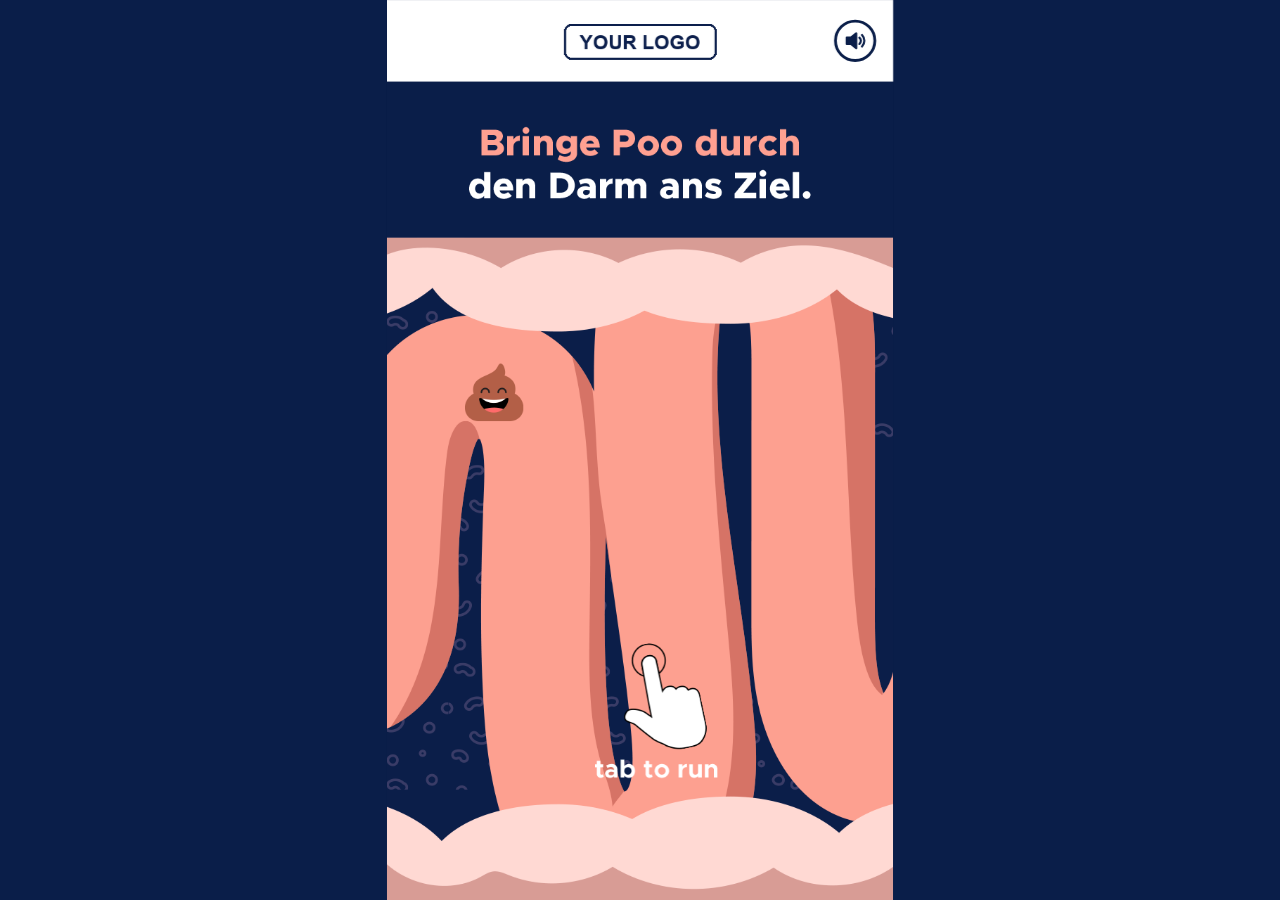
<file: index.html>
<!doctype html>
<html lang="de">
<head>
  <meta charset="utf-8">
  <meta name="viewport" content="width=device-width, initial-scale=1, viewport-fit=cover, user-scalable=no">
  <title>Gut Run</title>
  <link rel="stylesheet" href="style.css">
</head>
<body>
  <div id="ad">
    <div id="world">
      <img class="layer" src="assets/bg.jpg" alt="">
      <img class="layer" src="assets/game/bg_texture.png" alt="">
      <canvas id="game" width="720" height="1280"></canvas>
      <img class="layer" src="assets/border.png" alt="">
    </div>

    <img class="layer" id="headline" src="assets/game/tut.png" alt="Bringe Poo durch den Darm ans Ziel.">
    <img id="gesture" src="assets/gesture.png" alt="tap to run">

    <div class="endcard" id="fail" hidden>
      <div class="card">
        <img class="layer" src="assets/endcard/fail/bubble.png" alt="" style="transform-origin: 180px 235px">
        <img class="layer bac" src="assets/endcard/fail/bac1.png" alt="" style="transform-origin: 144px 133px">
        <img class="layer bac" src="assets/endcard/fail/bac2.png" alt="" style="transform-origin: 258px 215px">
        <img class="layer bac" src="assets/endcard/fail/bac3.png" alt="" style="transform-origin: 87px 231px">
        <img class="layer bac" src="assets/endcard/fail/bac4.png" alt="" style="transform-origin: 94px 148px">
        <img class="layer bac" src="assets/endcard/fail/bac5.png" alt="" style="transform-origin: 221px 155px">
        <img class="layer poo" src="assets/endcard/fail/sad.png" alt="" style="transform-origin: 180px 300px">
        <img class="layer hl" src="assets/endcard/fail/hl.png" alt="Poo, das tat weh! Erfahre jetzt, was deinem Darm guttut.">
        <img class="btn cta" src="assets/endcard/fail/cta.png" alt="Jetzt informieren!" style="left: 37px; top: 482.5px; width: 186px">
        <img class="btn replay" src="assets/endcard/fail/replay.png" alt="Nochmal spielen" style="left: 37px; top: 538.5px; width: 185.5px">
      </div>
    </div>

    <div class="endcard" id="win" hidden>
      <div class="card">
        <img class="layer" src="assets/endcard/win/bubble.png" alt="" style="transform-origin: 180px 245px">
        <img class="layer confetti" src="assets/endcard/win/konfetti.png" alt="" style="transform-origin: 30px 110px">
        <img class="layer poo" src="assets/endcard/win/happy.png" alt="" style="transform-origin: 180px 406px">
        <img class="layer hl" src="assets/endcard/win/hl.png" alt="Poo, tut das gut! Wenn du weißt, was dein Darm braucht.">
        <img class="btn cta" src="assets/endcard/win/cta.png" alt="Jetzt mehr erfahren" style="left: 28px; top: 560px; width: 214px">
      </div>
    </div>

    <img class="layer" src="assets/logo.png" alt="">

    <button id="mute" aria-label="Ton aus">
      <svg viewBox="0 0 24 24" width="18" height="18" fill="none" stroke="#0a1e49" stroke-width="2" stroke-linecap="round" stroke-linejoin="round">
        <path d="M4 9h4l5-4v14l-5-4H4z" fill="#0a1e49"/>
        <path class="on" d="M16 9a4 4 0 0 1 0 6M18.5 6.5a8 8 0 0 1 0 11"/>
        <path class="off" d="M16 9l6 6M22 9l-6 6"/>
      </svg>
    </button>
  </div>

  <script src="lib/gsap.min.js"></script>
  <script src="game.js"></script>
</body>
</html>
</file>
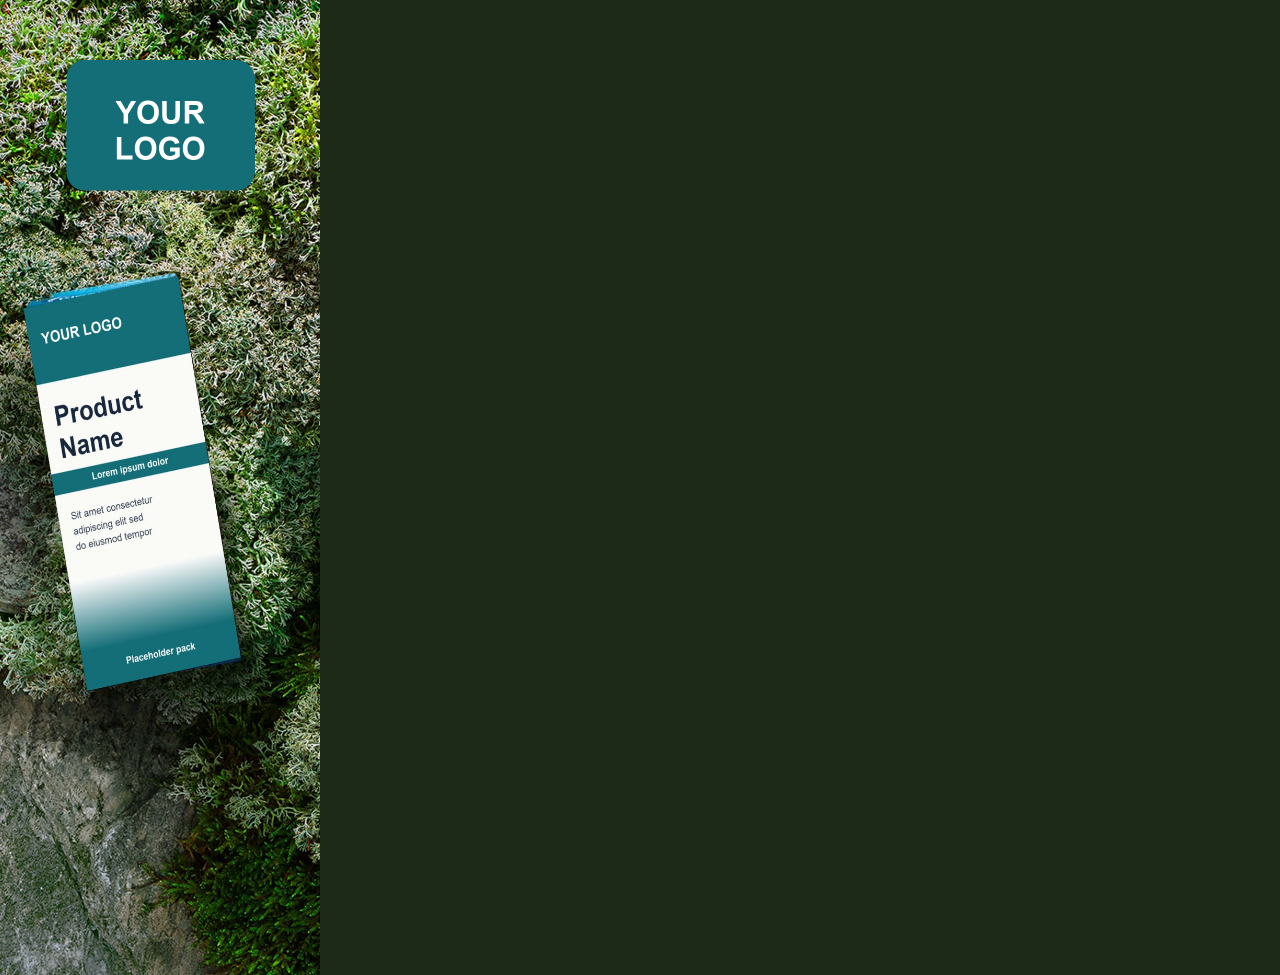
<file: fireplace/left.html>
<!doctype html>
<html lang="de">
<head>
  <meta charset="utf-8">
  <title>Fireplace left</title>
  <link rel="stylesheet" href="style.css">
</head>
<body id="left">
  <div id="ad" style="width: 320px; height: 975px">
    <img id="bg" src="assets/bg-big.jpg" alt="" style="left: 0px">
    <img id="logo" src="assets/left/logo.png" alt="Your Logo">
    <img id="box" src="assets/box.png" alt="">
    <img id="hl" src="assets/left/hl.png" alt="Beruhigt effektiv bei trockenem Reizhusten.">
    <img id="cta" src="assets/cta.png" alt="Jetzt entdecken">
  </div>

  <script src="lib/gsap.min.js"></script>
  <script src="fireplace.js"></script>
</body>
</html>
</file>
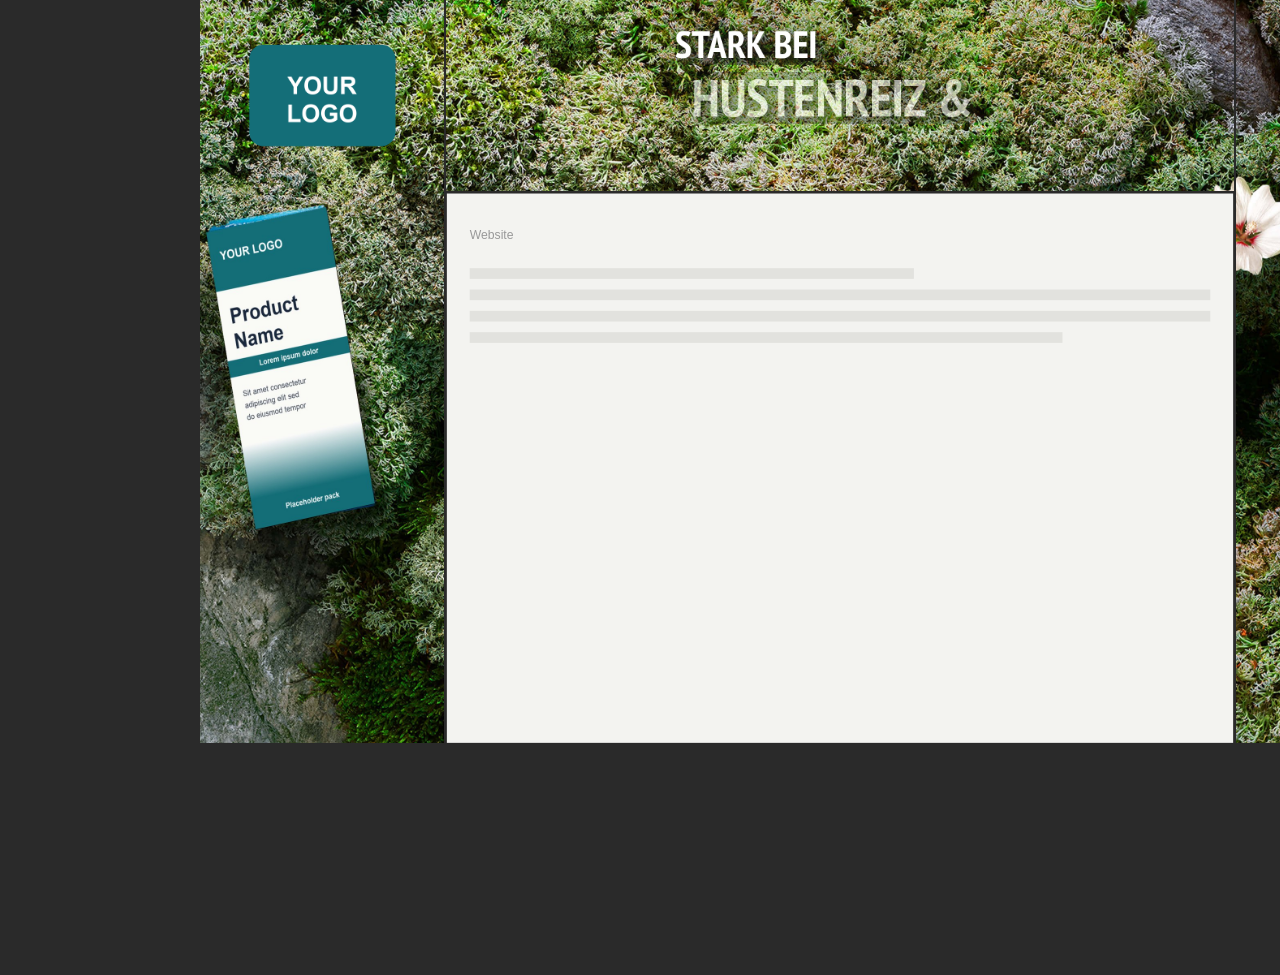
<file: fireplace/preview.html>
<!doctype html>
<html lang="de">
<head>
  <meta charset="utf-8">
  <title>Fireplace preview</title>
  <style>
    body {
      margin: 0;
      background: #2a2a2a;
      font-family: sans-serif;
      overflow-x: hidden;
    }

    #page {
      position: relative;
      width: 1680px;
      height: 975px;
      margin: 0 auto;
      transform-origin: 50% 0;
    }

    iframe {
      position: absolute;
      top: 0;
      border: 0;
    }

    #site {
      position: absolute;
      left: 324px;
      top: 254px;
      width: 1032px;
      height: 721px;
      background: #f3f3f0;
      color: #999;
      padding: 30px;
      box-sizing: border-box;
    }

    #site div {
      height: 14px;
      background: #e2e2de;
      margin-bottom: 14px;
    }
  </style>
</head>
<body>
  <div id="page">
    <iframe src="left.html" width="320" height="975" style="left: 0"></iframe>
    <iframe src="top.html" width="1032" height="250" style="left: 324px"></iframe>
    <iframe src="right.html" width="320" height="975" style="left: 1360px"></iframe>
    <div id="site">
      <p>Website</p>
      <br>
      <div style="width: 60%"></div>
      <div></div>
      <div></div>
      <div style="width: 80%"></div>
    </div>
  </div>

  <script>
    const page = document.getElementById('page');
    const frames = document.querySelectorAll('iframe');

    function fit() {
      const s = Math.min(1, window.innerWidth / 1680);
      page.style.transform = 'scale(' + s + ')';
    }
    window.addEventListener('resize', fit);
    fit();

    if (location.search) {
      frames.forEach((f) => {
        f.src = f.getAttribute('src') + location.search;
      });
    }

    let loaded = 0;
    frames.forEach((f) => {
      f.addEventListener('load', () => {
        loaded++;
        if (loaded === frames.length) {
          frames.forEach((f) => f.contentWindow.postMessage('start', '*'));
        }
      });
    });
  </script>
</body>
</html>
</file>
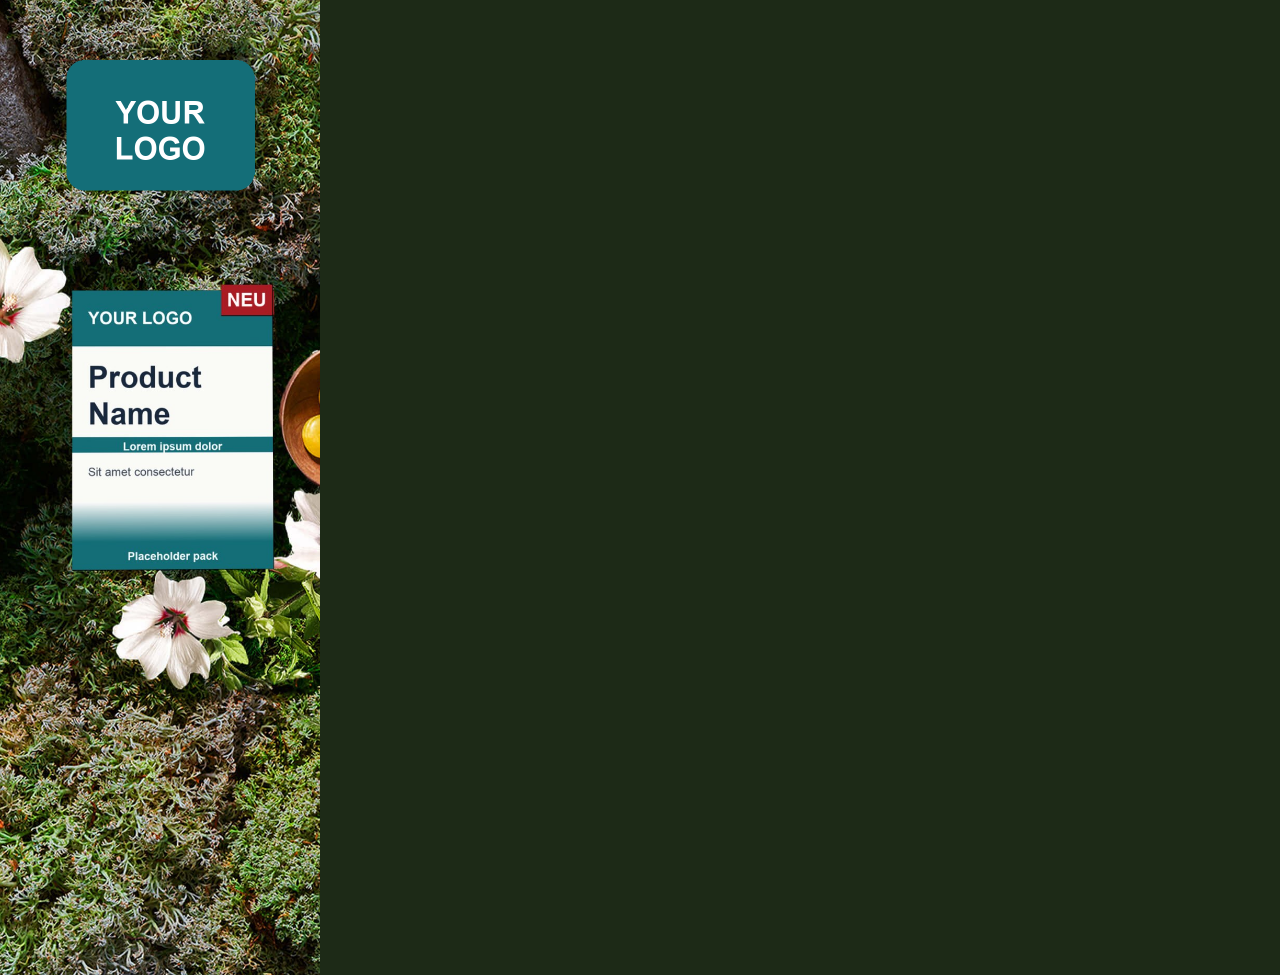
<file: fireplace/right.html>
<!doctype html>
<html lang="de">
<head>
  <meta charset="utf-8">
  <title>Fireplace right</title>
  <link rel="stylesheet" href="style.css">
</head>
<body id="right">
  <div id="ad" style="width: 320px; height: 975px">
    <img id="bg" src="assets/bg-big.jpg" alt="" style="left: -1360px">
    <img id="logo" src="assets/right/logo.png" alt="Your Logo">
    <img id="box" src="assets/box.png" alt="">
    <img id="hl" src="assets/right/hl.png" alt="Bildet einen beruhigenden Schutzfilm.">
    <img id="cta" src="assets/cta.png" alt="Jetzt entdecken">
  </div>

  <script src="lib/gsap.min.js"></script>
  <script src="fireplace.js"></script>
</body>
</html>
</file>
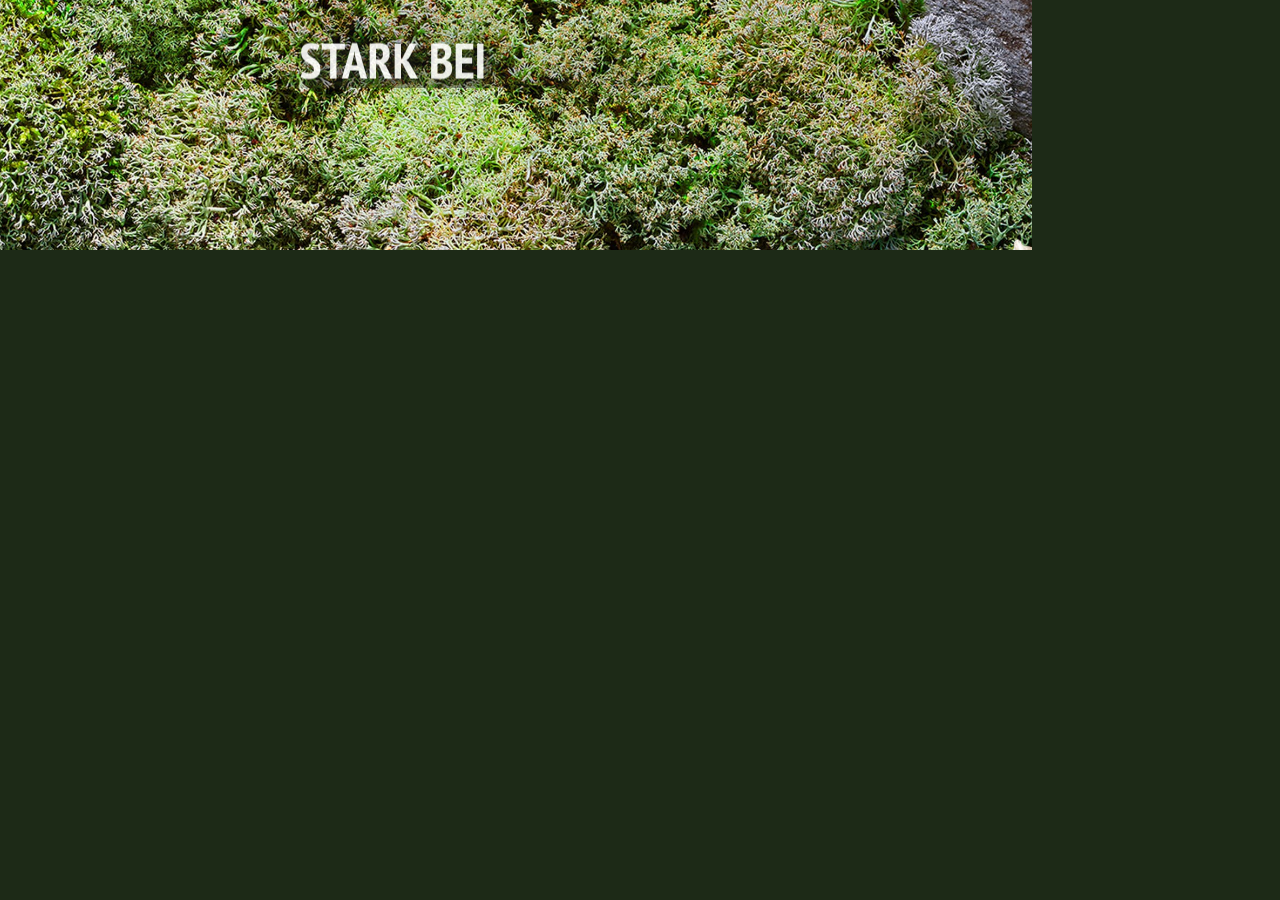
<file: fireplace/top.html>
<!doctype html>
<html lang="de">
<head>
  <meta charset="utf-8">
  <title>Fireplace top</title>
  <link rel="stylesheet" href="style.css">
</head>
<body id="top">
  <div id="ad" style="width: 1032px; height: 250px">
    <img id="bg" src="assets/bg-big.jpg" alt="" style="left: -324px">
    <img id="l1" src="assets/top/hl.png" alt="Stark bei Hustenreiz & Halsschmerzen.">
    <img id="l2" src="assets/top/hl.png" alt="">
    <img id="l3" src="assets/top/hl.png" alt="">
  </div>

  <script src="lib/gsap.min.js"></script>
  <script src="fireplace.js"></script>
</body>
</html>
</file>
<file: style.css>
* 
{ margin: 0; padding: 0; box-sizing: border-box; }

html, body {
  height: 100%;
  overflow: hidden;
  background: #0a1e49;
  touch-action: manipulation;
  -webkit-user-select: none;
  user-select: none;
  -webkit-tap-highlight-color: transparent;
}

#ad {
  position: absolute;
  left: 50%;
  top: 0;
  width: 360px;
  height: calc(640px + var(--extra, 0px));
  transform: translateX(-50%) scale(var(--s, 1));
  transform-origin: 50% 0;
  overflow: hidden;
  background: #0a1e49;
  visibility: hidden;
}

img {
  -webkit-user-drag: none;
  -webkit-touch-callout: none;
}

#world {
  position: absolute;
  left: 0;
  top: var(--extra, 0px);
  width: 360px;
  height: 640px;
}

.layer, canvas {
  position: absolute;
  left: 0;
  top: 0;
  width: 360px;
  height: 640px;
  pointer-events: none;
}

#world::after {
  content: '';
  position: absolute;
  left: 0;
  top: 0;
  width: 360px;
  height: 168.5px;
  background: #0a1e49;
}

#headline {
  top: calc(var(--extra, 0px) / 2);
}

#gesture {
  position: absolute;
  left: 147.5px;
  top: calc(452px + var(--extra, 0px));
  width: 86.5px;
  pointer-events: none;
}

.endcard {
  position: absolute;
  inset: 0;
  background: #0a1e49;
}

.card {
  position: absolute;
  left: 0;
  top: calc(var(--extra, 0px) / 2);
  width: 360px;
  height: 640px;
}

.btn {
  position: absolute;
  cursor: pointer;
}

#mute {
  position: absolute;
  right: 12px;
  top: 14px;
  width: 30px;
  height: 30px;
  display: grid;
  place-items: center;
  border: 2px solid #0a1e49;
  border-radius: 50%;
  background: #fff;
  cursor: pointer;
}

#mute .off,
#mute.muted .on {
  display: none;
}

#mute.muted .off {
  display: inline;
}
</file>
<file: fireplace/style.css>
* {
  margin: 0;
  padding: 0;
  box-sizing: border-box;
}

html, body {
  overflow: hidden;
  background: #1d2a17;
  cursor: pointer;
}

#ad {
  position: relative;
  overflow: hidden;
  visibility: hidden;
}

#ad img {
  position: absolute;
  left: 0;
  top: 0;
  width: 100%;
  user-select: none;
  -webkit-user-drag: none;
}

#ad #bg {
  width: 1680px;
  height: 975px;
  transform-origin: 840px 487.5px;
}

#box {
  clip-path: inset(744.5px 0 61px 0);
  opacity: 0.85;
}

#hl {
  mix-blend-mode: screen;
}

#ad #cta {
  left: 73.75px;
  top: 837px;
  width: 172.5px;
}

#l1 {
  clip-path: inset(0 0 165px 0);
}

#l2 {
  clip-path: inset(85px 0 97.5px 0);
}

#l3 {
  clip-path: inset(152.5px 0 0 0);
}

#ad #debug {
  opacity: 0.5;
  pointer-events: none;
}
</file>
